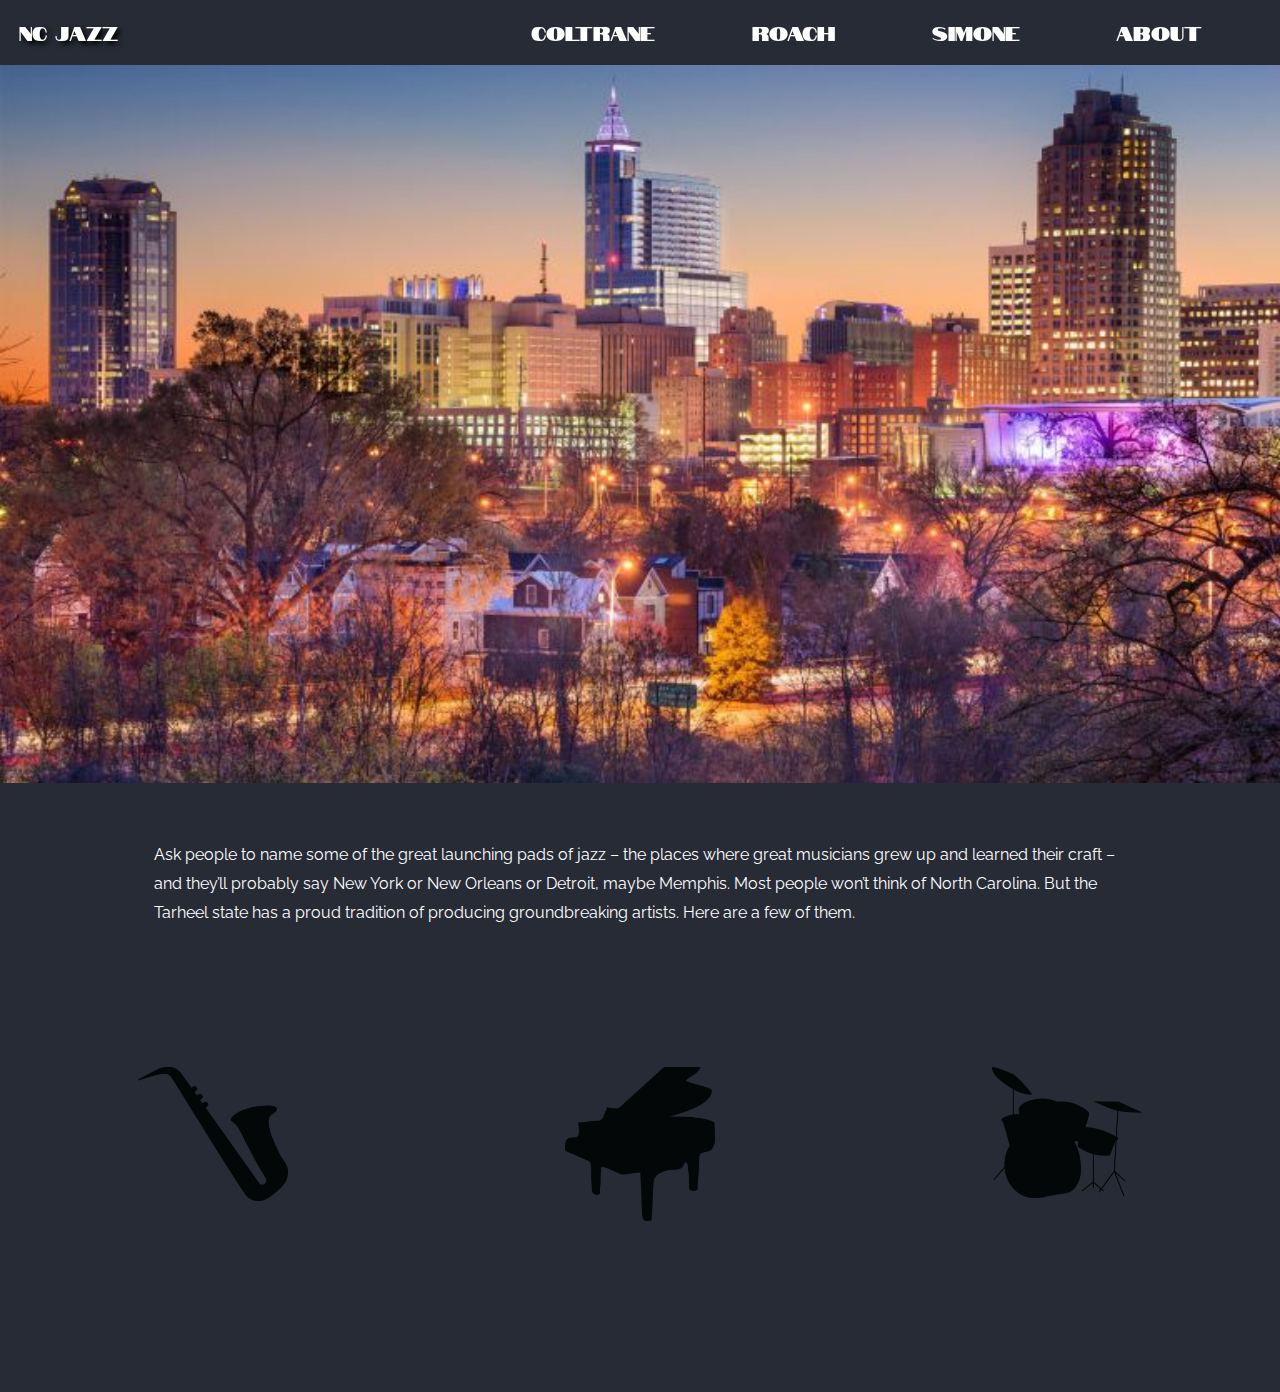
<file: index.html>
<!DOCTYPE html>
<html lang="en">
  <head>
    <meta charset="UTF-8" />
    <meta name="viewport" content="width=1, initial-scale=1.0" />
    <meta http-equiv="X-UA-Compatible" content="ie=edge" />
    <title>Home</title>
    <meta property="og:title" content="Great NC Jazz Musicians" />
    <meta property="og:type" content="website" />
    <meta property="og:image" content="/imgs/bright_street.jpg" />
    <link rel="stylesheet" type="text/css" href="css/style.css" />
    <link
      href="https://fonts.googleapis.com/css?family=Raleway&display=swap"
      rel="stylesheet"
    />
    <link
      href="https://fonts.googleapis.com/css?family=Notable&display=swap"
      rel="stylesheet"
    />
  </head>

  <body>
    <header>
      <nav>
        <div id="logo">
          <a href="index.html" class="button">NC Jazz</a>
        </div>
        <div id="menu">
          <div id="icon">
            <input type="checkbox" />
            <div class="hamburger">
              <span></span>
              <span></span>
              <span></span>
            </div>
            <div class="dropdown_content">
              <a href="index.html" class="button">Home</a>
              <a href="coltrane/coltrane.html" class="button">coltrane</a>
              <a href="roach/roach.html" class="button">roach</a>
              <a href="simone/simone.html" class="button">simone</a>
              <a href="/about.html" class="button">about</a>
            </div>
            <div class="close">
              <span></span>
              <span></span>
            </div>
          </div>
          <div class="menu_content">
            <a href="coltrane/coltrane.html" class="button">coltrane</a>
            <a href="roach/roach.html" class="button">roach</a>
            <a href="simone/simone.html" class="button">simone</a>
            <a href="/about.html" class="button">about</a>
          </div>
        </div>
      </nav>

      <img
        src="imgs/bright_street.jpg"
        alt="bright street at night"
        width="100%"
        height="auto"
      />
    </header>

    <main>
      <section>
        <p>
          Ask people to name some of the great launching pads of jazz – the
          places where great musicians grew up and learned their craft – and
          they’ll probably say New York or New Orleans or Detroit, maybe
          Memphis. Most people won’t think of North Carolina. But the Tarheel
          state has a proud tradition of producing groundbreaking artists. Here
          are a few of them.
        </p>
      </section>

      <section id="musicians_list">
        <div class="card">
          <h2>John</h2>
          <a href="coltrane/coltrane.html" class="img_wrapper">
            <img src="imgs/sax.png" alt="saxophone" />
          </a>
          <h2>Coltrane</h2>
        </div>

        <div class="card">
          <h2>Nina</h2>
          <a href="simone/simone.html" class="img_wrapper">
            <img src="imgs/piano.png" alt="piano" />
          </a>
          <h2>Simone</h2>
        </div>

        <div class="card">
          <h2>Max</h2>
          <a href="roach/roach.html" class="img_wrapper">
            <img src="imgs/drums.png" alt="drums" />
          </a>
          <h2>Roach</h2>
        </div>
      </section>
    </main>
  </body>
</html>
</file>
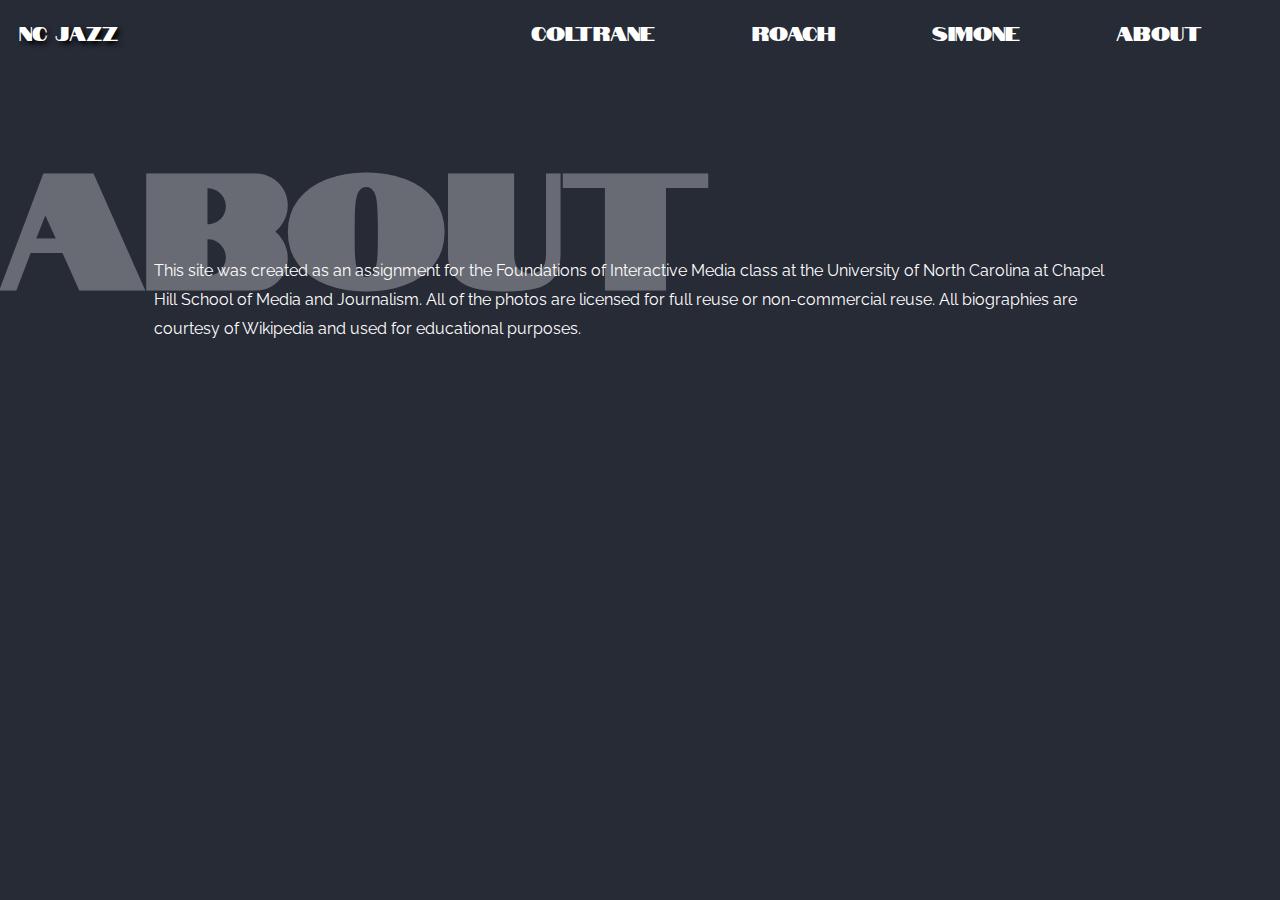
<file: about.html>
<!DOCTYPE html>
<html lang="en">
  <head>
    <meta charset="UTF-8" />
    <meta name="viewport" content="width=1, initial-scale=1.0" />
    <meta http-equiv="X-UA-Compatible" content="ie=edge" />
    <title>About</title>
    <meta property="og:title" content="About" />
    <meta property="og:type" content="website" />
    <meta property="og:image" content="/imgs/bright_street.jpg" />
    <link rel="stylesheet" type="text/css" href="css/style.css" />
    <link
      href="https://fonts.googleapis.com/css?family=Raleway&display=swap"
      rel="stylesheet"
    />
    <link
      href="https://fonts.googleapis.com/css?family=Notable&display=swap"
      rel="stylesheet"
    />
  </head>

  <body>
    <header>
      <nav>
        <div id="logo">
          <a href="index.html" class="button">NC Jazz</a>
        </div>
        <div id="menu">
          <div id="icon">
            <input type="checkbox" />
            <div class="hamburger">
              <span></span>
              <span></span>
              <span></span>
            </div>
            <div class="dropdown_content">
              <a href="/index.html" class="button">Home</a>
              <a href="coltrane/coltrane.html" class="button">coltrane</a>
              <a href="roach/roach.html" class="button">roach</a>
              <a href="simone/simone.html" class="button">simone</a>
              <a href="/about.html" class="button">about</a>
            </div>
            <div class="close">
              <span></span>
              <span></span>
            </div>
          </div>
          <div class="menu_content">
            <a href="coltrane/coltrane.html" class="button">coltrane</a>
            <a href="roach/roach.html" class="button">roach</a>
            <a href="simone/simone.html" class="button">simone</a>
            <a href="/about.html" class="button">about</a>
          </div>
        </div>
      </nav>

    <main id="about">
        <h1>About</h1>

        <p>
            This site was created as an assignment for 
            the Foundations of Interactive Media class 
            at the University of North Carolina at Chapel 
            Hill School of Media and Journalism. All of the 
            photos are licensed for full reuse or non-commercial 
            reuse. All biographies are courtesy of Wikipedia and 
            used for educational purposes.
        </p>
    </main>
  </body>
</html>
</file>
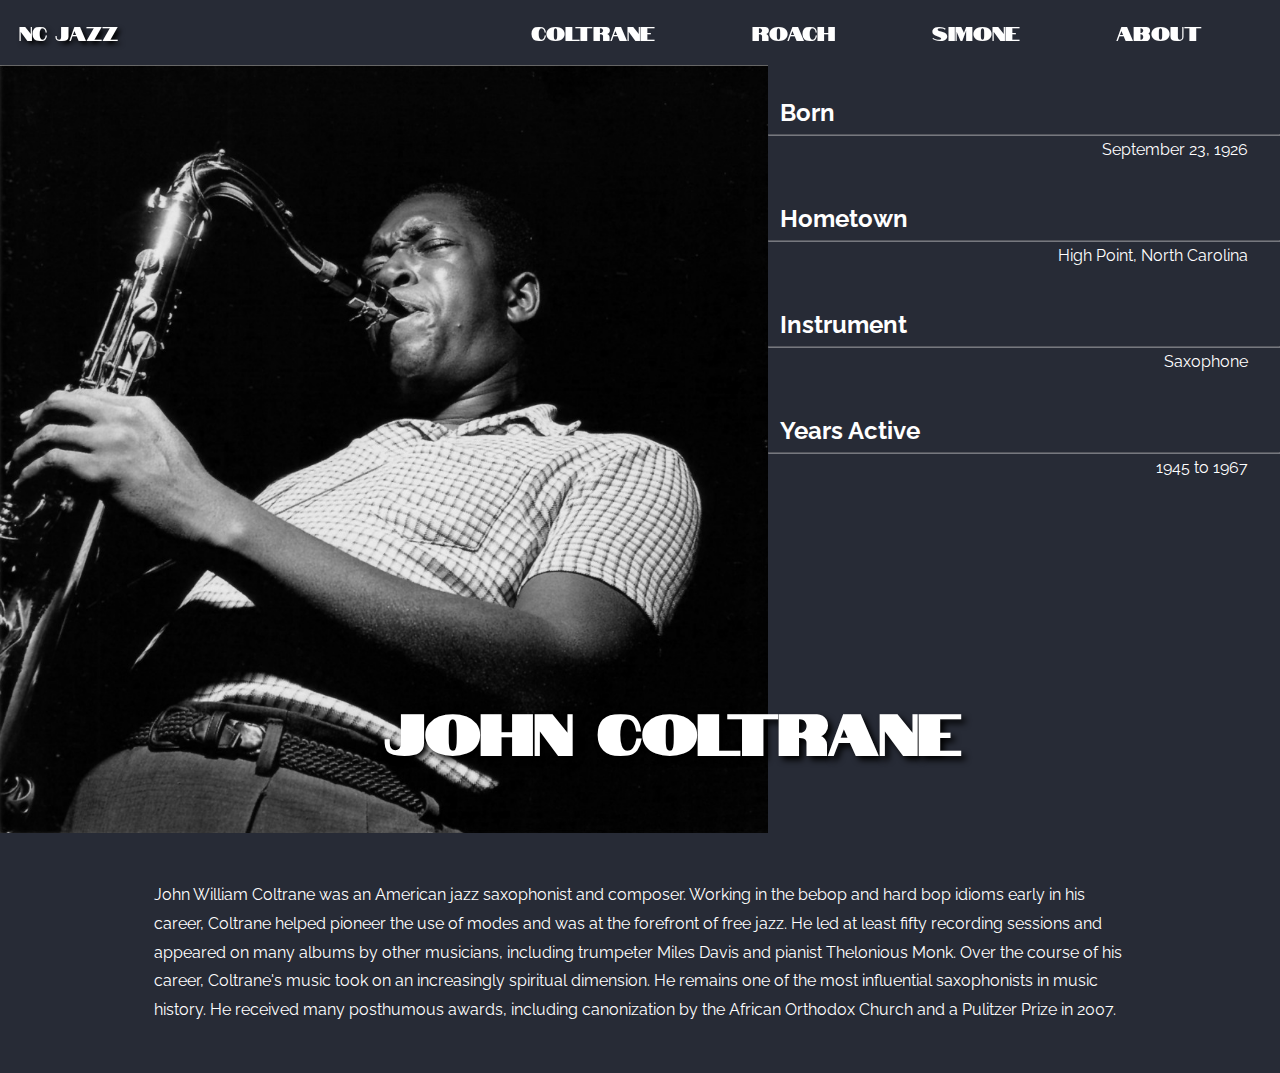
<file: coltrane/coltrane.html>
<!DOCTYPE html>
<html lang="en">
  <head>
    <meta charset="UTF-8" />
    <meta name="viewport" content="width=device-width, initial-scale=1.0" />
    <meta http-equiv="X-UA-Compatible" content="ie=edge" />
    <title>Coltrane</title>
    <meta property="og:title" content="About Coltrane" />
    <meta property="og:type" content="website" />
    <meta property="og:image" content="/imgs/coltraneplaying.png" />
    <link rel="stylesheet" type="text/css" href="/css/style.css" />
    <link
      href="https://fonts.googleapis.com/css?family=Raleway&display=swap"
      rel="stylesheet"
    />
    <link
      href="https://fonts.googleapis.com/css?family=Notable&display=swap"
      rel="stylesheet"
    />
  </head>

  <body>
    <nav>
      <div id="logo">
        <a href="/index.html" class="button">NC Jazz</a>
      </div>
      <div id="menu">
        <div id="icon">
          <input type="checkbox" />
          <div class="hamburger">
            <span></span>
            <span></span>
            <span></span>
          </div>
          <div class="dropdown_content">
            <a href="/index.html" class="button">Home</a>
            <a href="" class="button">coltrane</a>
            <a href="/roach/roach.html" class="button">roach</a>
            <a href="/simone/simone.html" class="button">simone</a>
            <a href="/about.html" class="button">about</a>
          </div>
          <div class="close">
            <span></span>
            <span></span>
          </div>
        </div>
        <div class="menu_content">
          <a href="" class="button">coltrane</a>
          <a href="/roach/roach.html" class="button">roach</a>
          <a href="/simone/simone.html" class="button">simone</a>
          <a href="/about.html" class="button">about</a>
        </div>
      </div>
    </nav>

    <main id="bio">
      <img
        src="/imgs/coltraneplaying.png"
        alt="John Coltrane image"
        width="100%"
        height="auto"
      />

      <h1>John Coltrane</h1>

      <section id="stats">
        <dl>
          <dt>Born</dt>
          <hr />
          <dd>September 23, 1926</dd>
          <dt>Hometown</dt>
          <hr />
          <dd>High Point, North Carolina</dd>
          <dt>Instrument</dt>
          <hr />
          <dd>Saxophone</dd>
          <dt>Years Active</dt>
          <hr />
          <dd>1945 to 1967</dd>
        </dl>
      </section>
    </main>

    <section>
      <p>
        John William Coltrane was an American jazz saxophonist and composer.
        Working in the bebop and hard bop idioms early in his career, Coltrane
        helped pioneer the use of modes and was at the forefront of free jazz.
        He led at least fifty recording sessions and appeared on many albums by
        other musicians, including trumpeter Miles Davis and pianist Thelonious
        Monk. Over the course of his career, Coltrane's music took on an
        increasingly spiritual dimension. He remains one of the most influential
        saxophonists in music history. He received many posthumous awards,
        including canonization by the African Orthodox Church and a Pulitzer
        Prize in 2007.
      </p>
    </section>
  </body>
</html>
</file>
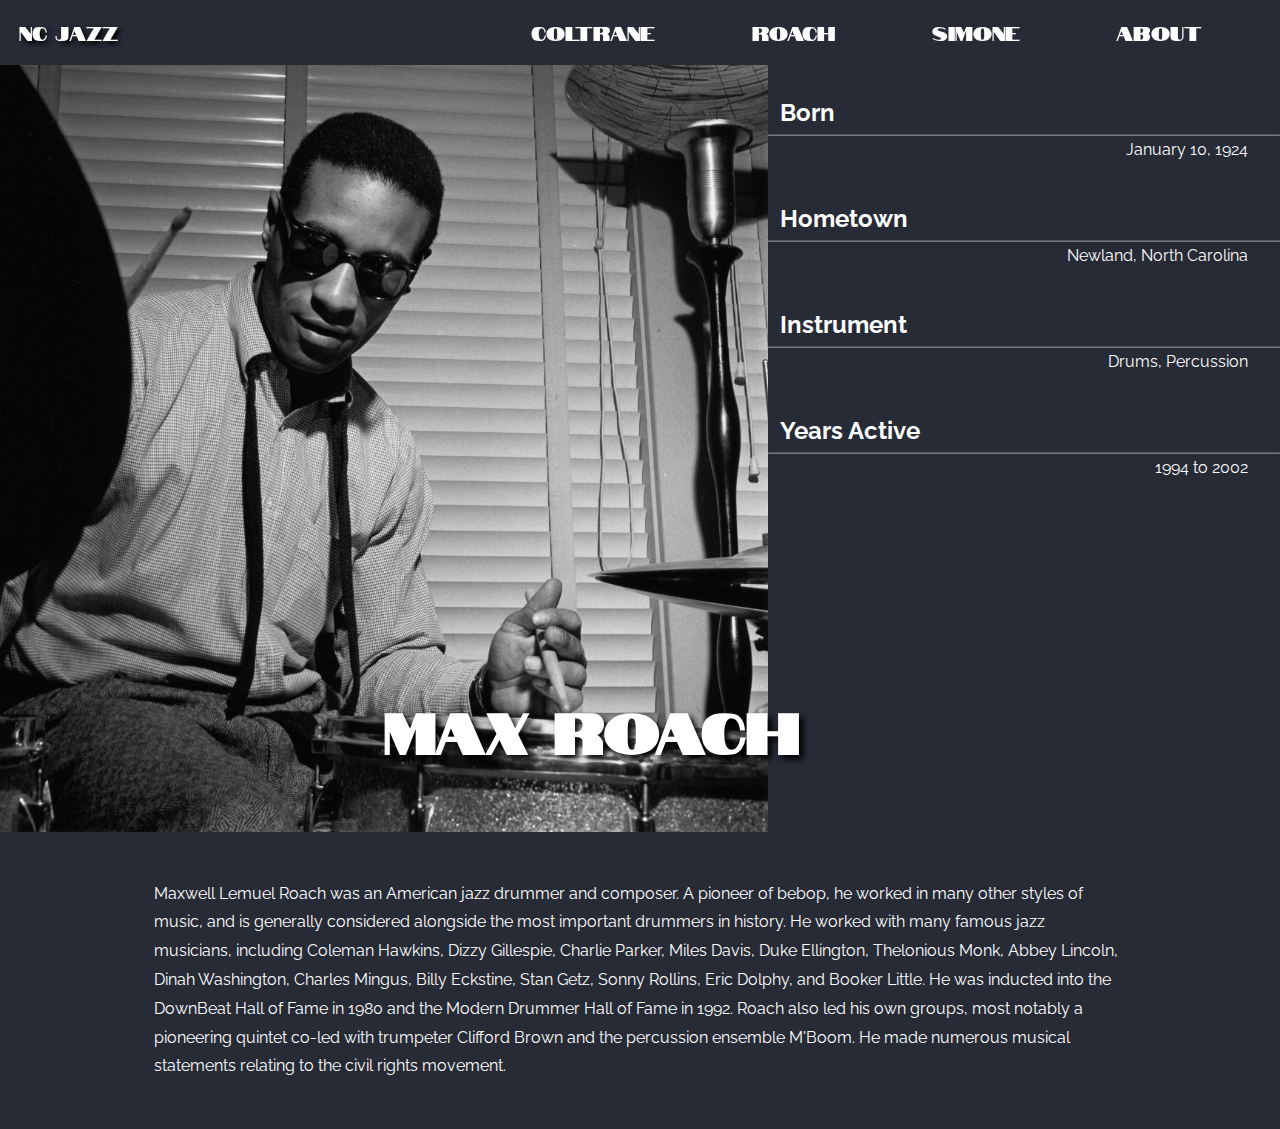
<file: roach/roach.html>
<!DOCTYPE html>
<html lang="en">
  <head>
    <meta charset="UTF-8" />
    <meta name="viewport" content="width=device-width, initial-scale=1.0" />
    <meta http-equiv="X-UA-Compatible" content="ie=edge" />
    <title>Roach</title>
    <meta property="og:title" content="About Roach" />
    <meta property="og:type" content="website" />
    <meta property="og:image" content="/imgs/max_roach.png" />
    <link rel="stylesheet" type="text/css" href="/css/style.css" />
    <link
      href="https://fonts.googleapis.com/css?family=Raleway&display=swap"
      rel="stylesheet"
    />
    <link
      href="https://fonts.googleapis.com/css?family=Notable&display=swap"
      rel="stylesheet"
    />
  </head>
  <body>
    <nav>
      <div id="logo">
        <a href="/index.html" class="button">NC Jazz</a>
      </div>
      <div id="menu">
        <div id="icon">
          <input type="checkbox" />
          <div class="hamburger">
            <span></span>
            <span></span>
            <span></span>
          </div>
          <div class="dropdown_content">
            <a href="/index.html" class="button">Home</a>
            <a href="/coltrane/coltrane.html" class="button">coltrane</a>
            <a href="" class="button">roach</a>
            <a href="/simone/simone.html" class="button">simone</a>
            <a href="/about.html" class="button">about</a>
          </div>
          <div class="close">
            <span></span>
            <span></span>
          </div>
        </div>
        <div class="menu_content">
          <a href="/coltrane/coltrane.html" class="button">coltrane</a>
          <a href="" class="button">roach</a>
          <a href="/simone/simone.html" class="button">simone</a>
          <a href="/about.html" class="button">about</a>
        </div>
      </div>
    </nav>

    <main id="bio">
      <img
        src="/imgs/max_roach.png"
        alt="Max Roach image"
        width="100%"
        height="auto"
      />

      <h1>Max Roach</h1>

      <section id="stats">
        <dl>
          <dt>Born</dt>
          <hr />
          <dd>January 10, 1924</dd>
          <dt>Hometown</dt>
          <hr />
          <dd>Newland, North Carolina</dd>
          <dt>Instrument</dt>
          <hr />
          <dd>Drums, Percussion</dd>
          <dt>Years Active</dt>
          <hr />
          <dd>1994 to 2002</dd>
        </dl>
      </section>
    </main>

    <section>
      <p>
        Maxwell Lemuel Roach was an American jazz drummer and composer. A
        pioneer of bebop, he worked in many other styles of music, and is
        generally considered alongside the most important drummers in history.
        He worked with many famous jazz musicians, including Coleman Hawkins,
        Dizzy Gillespie, Charlie Parker, Miles Davis, Duke Ellington, Thelonious
        Monk, Abbey Lincoln, Dinah Washington, Charles Mingus, Billy Eckstine,
        Stan Getz, Sonny Rollins, Eric Dolphy, and Booker Little. He was
        inducted into the DownBeat Hall of Fame in 1980 and the Modern Drummer
        Hall of Fame in 1992. Roach also led his own groups, most notably a
        pioneering quintet co-led with trumpeter Clifford Brown and the
        percussion ensemble M'Boom. He made numerous musical statements relating
        to the civil rights movement.
      </p>
    </section>
  </body>
</html>
</file>
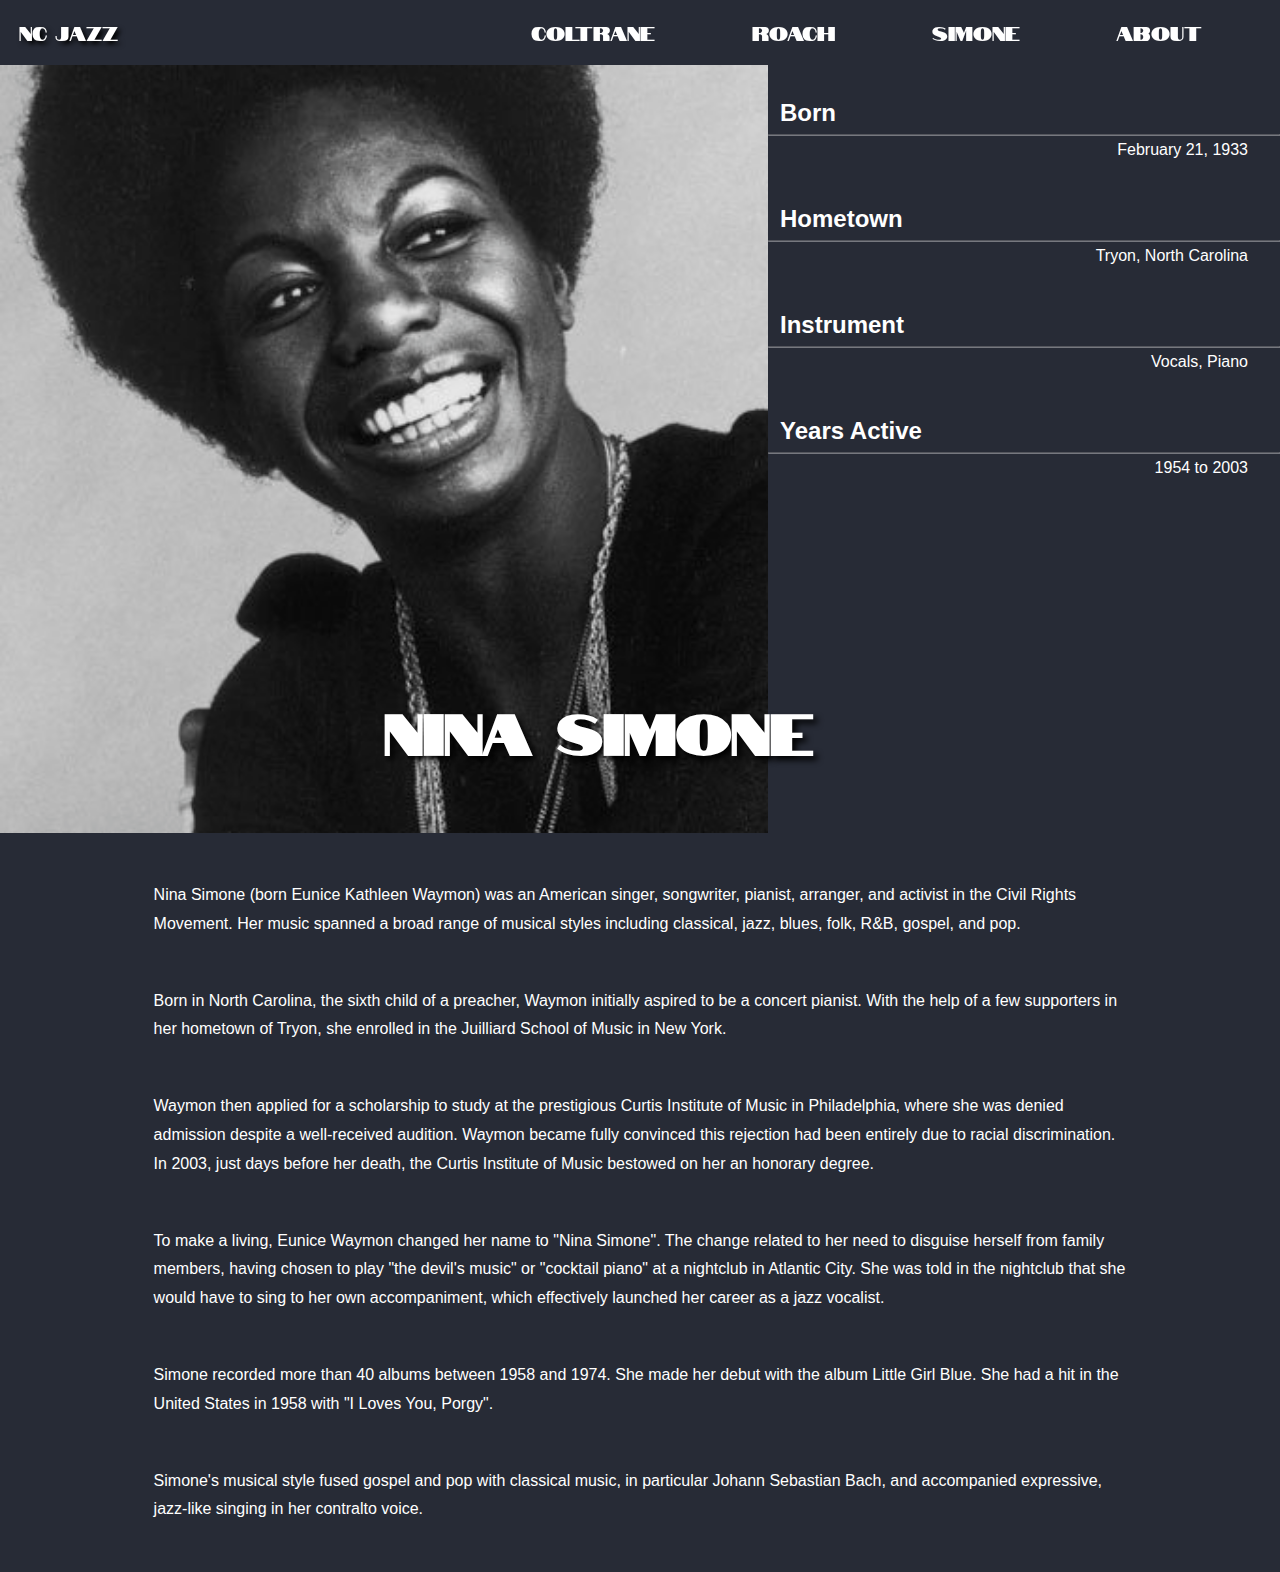
<file: simone/simone.html>
<!DOCTYPE html>
<html lang="en">
  <head>
    <meta charset="UTF-8" />
    <meta name="viewport" content="width=device-width, initial-scale=1.0" />
    <meta http-equiv="X-UA-Compatible" content="ie=edge" />
    <title>Simone</title>
    <meta property="og:title" content="About Simone" />
    <meta property="og:type" content="website" />
    <meta property="og:image" content="/imgs/nina_simone.png" />
    <link rel="stylesheet" type="text/css" href="/css/style.css" />
    <link
      href="https://fonts.googleapis.com/css?family=Playfair+Display&display=swap"
      rel="stylesheet"
    />
    <link
      href="https://fonts.googleapis.com/css?family=Notable&display=swap"
      rel="stylesheet"
    />
  </head>

  <body>
    <nav>
      <div id="logo">
        <a href="/index.html" class="button">NC Jazz</a>
      </div>
      <div id="menu">
        <div id="icon">
          <input type="checkbox" />
          <div class="hamburger">
            <span></span>
            <span></span>
            <span></span>
          </div>
          <div class="dropdown_content">
            <a href="/index.html" class="button">Home</a>
            <a href="/coltrane/coltrane.html" class="button">coltrane</a>
            <a href="/roach/roach.html" class="button">roach</a>
            <a href="" class="button">simone</a>
            <a href="/about.html" class="button">about</a>
          </div>
          <div class="close">
            <span></span>
            <span></span>
          </div>
        </div>
        <div class="menu_content">
          <a href="/coltrane/coltrane.html" class="button">coltrane</a>
          <a href="/roach/roach.html" class="button">roach</a>
          <a href="" class="button">simone</a>
          <a href="/about.html" class="button">about</a>
        </div>
      </div>
    </nav>

    <main id="bio">
      <img
        src="/imgs/nina_simone.png"
        alt="Nina Simone image"
        width="100%"
        height="auto"
      />

      <h1>Nina Simone</h1>

      <section id="stats">
        <dl>
          <dt>Born</dt>
          <hr />
          <dd>February 21, 1933</dd>
          <dt>Hometown</dt>
          <hr />
          <dd>Tryon, North Carolina</dd>
          <dt>Instrument</dt>
          <hr />
          <dd>Vocals, Piano</dd>
          <dt>Years Active</dt>
          <hr />
          <dd>1954 to 2003</dd>
        </dl>
      </section>
    </main>

    <section>
      <p>
        Nina Simone (born Eunice Kathleen Waymon) was an American singer,
        songwriter, pianist, arranger, and activist in the Civil Rights
        Movement. Her music spanned a broad range of musical styles including
        classical, jazz, blues, folk, R&B, gospel, and pop.
      </p>
      <p>
        Born in North Carolina, the sixth child of a preacher, Waymon initially
        aspired to be a concert pianist. With the help of a few supporters in
        her hometown of Tryon, she enrolled in the Juilliard School of Music in
        New York.
      </p>
      <p>
        Waymon then applied for a scholarship to study at the prestigious Curtis
        Institute of Music in Philadelphia, where she was denied admission
        despite a well-received audition. Waymon became fully convinced this
        rejection had been entirely due to racial discrimination. In 2003, just
        days before her death, the Curtis Institute of Music bestowed on her an
        honorary degree.
      </p>
      <p>
        To make a living, Eunice Waymon changed her name to "Nina Simone". The
        change related to her need to disguise herself from family members,
        having chosen to play "the devil's music" or "cocktail piano" at a
        nightclub in Atlantic City. She was told in the nightclub that she would
        have to sing to her own accompaniment, which effectively launched her
        career as a jazz vocalist.
      </p>
      <p>
        Simone recorded more than 40 albums between 1958 and 1974. She made her
        debut with the album Little Girl Blue. She had a hit in the United
        States in 1958 with "I Loves You, Porgy".
      </p>
      <p>
        Simone's musical style fused gospel and pop with classical music, in
        particular Johann Sebastian Bach, and accompanied expressive, jazz-like
        singing in her contralto voice.
      </p>
    </section>
  </body>
</html>
</file>
<file: css/style.css>
* {
  margin: 0;
  padding: 0;
  font-family: "Raleway", sans-serif;
  color: white;
  font-size: 16px;
  line-height: 1.8em;
}

body {
  background-color: #272b36;
}

/* Instructions for nav bar styling */
nav {
  position: sticky;
  position: -webkit-sticky;
  top: 0; /* required */
  width: 100%;
  height: 65px;
  display: grid;
  grid-template-rows: 65px;
  grid-template-columns: 40% 60%;
  grid-template-areas: "logo icon";
}

#logo {
  grid-area: logo;
  display: flex;
  flex-direction: column;
  justify-content: center;
}

/* styling for links to other pages */
#icon {
  display: grid;
}

.hamburger {
  display: none;
  grid-area: icon;
  flex-direction: column;
  justify-content: space-between;
  width: 35px;
  height: 25px;
  margin: 20px 15px;
}

.hamburger > span {
  width: 100%;
  height: 5px;
  background: white;
  border-radius: 2px;
}

.close {
  display: none;
  margin: 15px 10px 15px 20px;
  width: 35px;
  height: 35px;
  grid-area: icon;
  position: relative;
}

.close > span {
  position: absolute;
  top: 0;
  left: 0;
  right: 0;
  bottom: 0;
  margin: auto;
  width: 35px;
  height: 5px;
  background: #000000;
  transform: rotate(45deg);
  border-radius: 2px;
}

.close > span:first-child {
  transform: rotate(-45deg);
}

/* wrapper for everything not home logo in nav */
#menu {
  grid-area: icon;
  display: flex;
  justify-content: flex-end;
}

/* links to pages in expanded comp screen */
.menu_content {
  width: 100%;
  display: flex;
  flex-flow: column wrap;
  justify-content: center;
}

/* links to pages in hamburger dropdown */
.dropdown_content {
  display: none;
  flex-flow: column wrap;
  justify-content: right;
  text-align: right;
  background: #ededed;
  position: absolute;
  width: 100vw;
  height: 100vh;
}

/* links to pages in menu */
a.button {
  display: block;
  padding: 1em;
  text-decoration: none;
  font-size: 1.2em;
  font-family: "Notable", sans-serif;
}

a.button:hover {
  text-shadow: 3px 3px 5px #000000;
  transition: 0.3s;
}

a.button:active {
  color: #f27e63;
}

.dropdown_content > a.button {
  color: #000000;
  margin-top: 50px;
}

/* checks if hamburger should be expanded or not */
input {
  display: none;
  cursor: pointer;
  width: 35px;
  height: 35px;
  margin: 15px;
  opacity: 0;
  grid-area: icon;
  z-index: 3;
}

input:checked p {
  padding: 2% 10%;
  line-height: 1.8em;
}

p {
  margin: 3em 12%;
  line-height: 1.8em;
}

/* list of musicians on homepage main body */
#musicians_list {
  width: 100%;
  display: flex;
  justify-content: space-between;
  margin-top: 1em;
  margin-bottom: 5em;
}

.card {
  width: 33.3%;
}

.card > h2 {
  padding: 1em;
  font-family: "Notable", sans-serif;
  font-size: 1.5em;
  color: transparent;
}

.card:hover > h2 {
  color: white;
  text-align: center;
  transition: 0.4s;
}

.img_wrapper {
  display: flex;
  justify-content: center;
}

.img_wrapper > img {
  max-width: 150px;
  width: 100%;
}

.card:hover > .img_wrapper > img {
  filter: invert(100%);
  max-width: 165px;
  transition: 0.4s;
}

/* id for gridding bio pages for musicians */
#bio {
  display: grid;
  grid-template-columns: 60% 40%;
}

#bio > img {
  grid-column: 1;
  grid-row: 1 / span 4;
}

#bio > #stats {
  grid-column: 2;
  grid-row: 1 / span 3;
  margin-top: 5%;
}

#bio > h1 {
  grid-column: 1 / span 2;
  grid-row: 4;
  padding-left: 30%;
  font-size: 3.5em;
  font-family: "Notable", sans-serif;
  text-shadow: 4px 4px 6px #000000;
}

hr {
  opacity: 0.4;
}

dt {
  margin-left: 0.5em;
  font-size: 1.5em;
  font-weight: 700;
}

dd {
  text-align: right;
  margin-right: 2em;
  margin-bottom: 2em;
}

#about {
  display: grid;
}

#about > h1 {
  grid-column: 1 / span 2;
  grid-row: 1 / span 2;
  font-size: 10em;
  font-family: "Notable", sans-serif;
  opacity: 0.3;
}

#about > p {
  grid-column: 1 / span 2;
  grid-row: 2 / span 3;
}

@media screen and (max-width: 1000px) {
  .hamburger {
    display: flex;
  }

  input {
    display: flex;
  }

  .menu_content {
    display: none;
  }

  input:checked ~ .hamburger {
    display: none;
  }

  input:checked ~ .close {
    display: block;
  }

  input:checked ~ .dropdown_content {
    display: block;
  }

  #musicians_list {
    flex-flow: column wrap;
    justify-content: center;
  }

  .card {
    width: 100%;
    padding-bottom: 2em;
  }

  .card > h2 {
    color: white;
    text-align: center;
    padding: 1em;
  }

  #bio {
    display: flex;
    flex-direction: column;
  }

  #bio > h1 {
    font-size: 1.8em;
  }

  #about {
    display: flex;
    flex-flow: column wrap;
    justify-content: center;
  }

  #about > h1 {
    font-size: 5em;
  }
}
</file>
